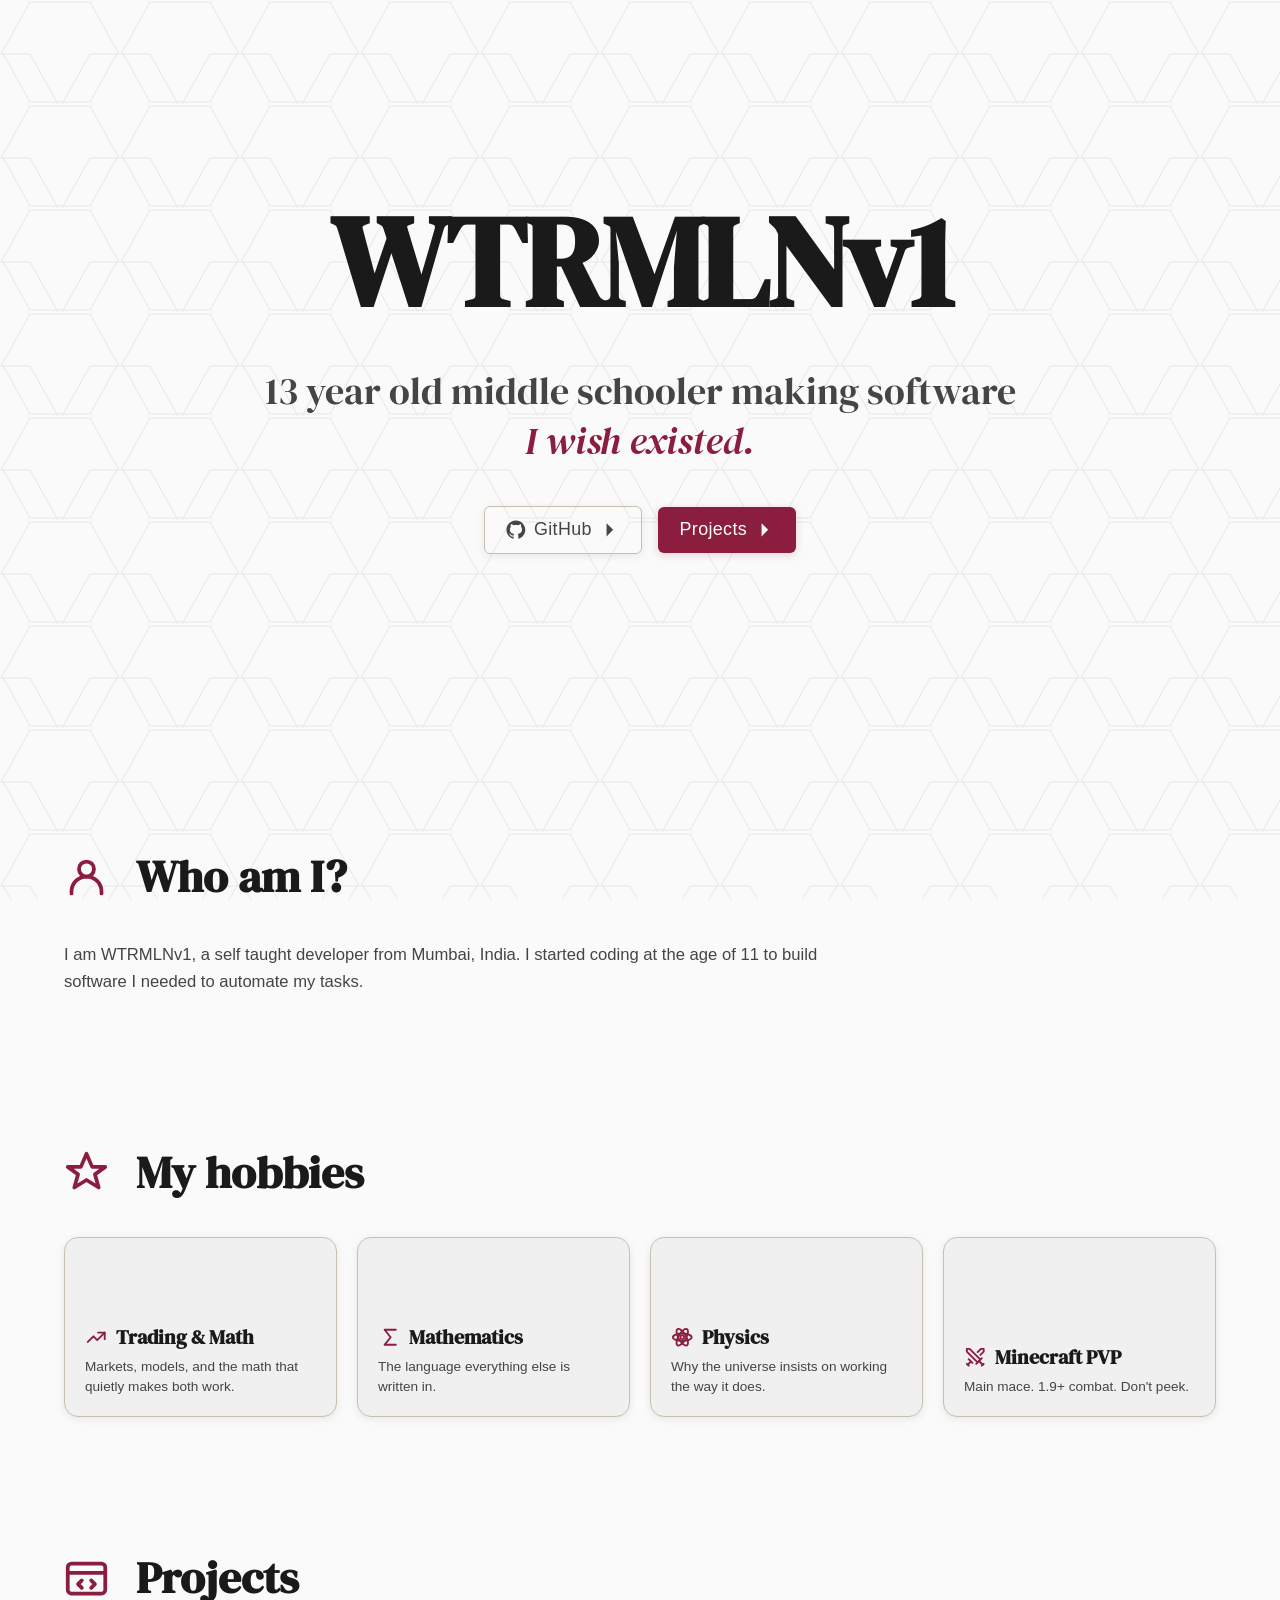
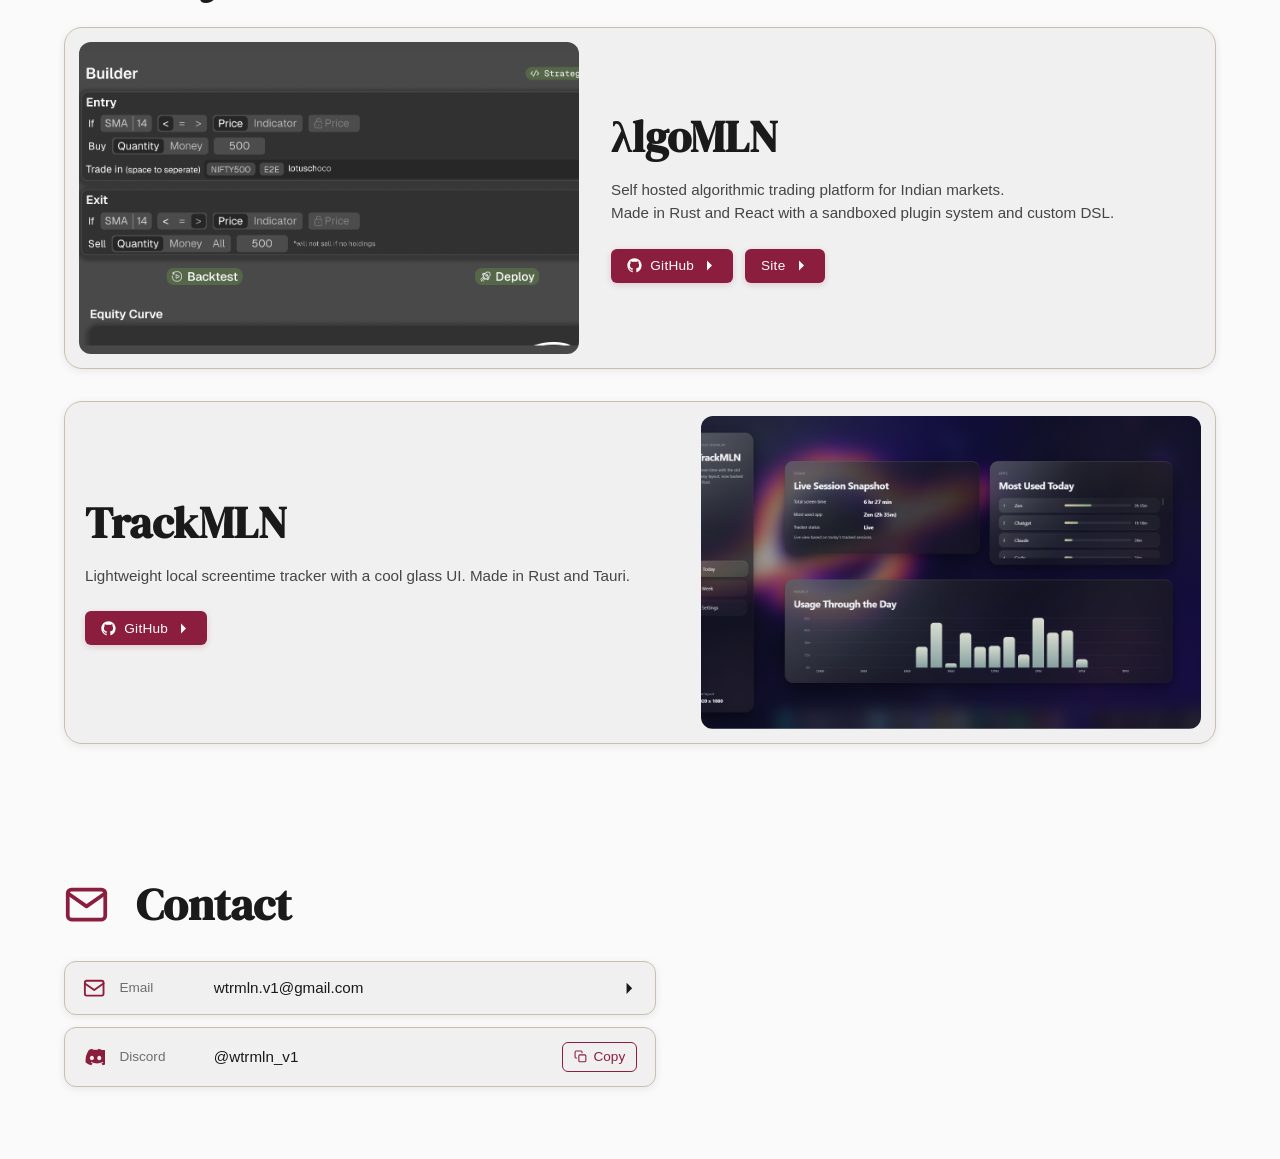
<file: index.html>
<!DOCTYPE html>
<html lang="en">
<head>
<meta charset="UTF-8" />
<meta name="viewport" content="width=device-width, initial-scale=1.0" />
<title>WTRMLNv1</title>
<meta name="description" content="WTRMLNv1 — self-taught developer from Mumbai building software I wish existed." />
<link rel="preconnect" href="https://fonts.googleapis.com" />
<link rel="preconnect" href="https://fonts.gstatic.com" crossorigin />
<link href="https://fonts.googleapis.com/css2?family=DM+Serif+Display:ital@0;1&display=swap" rel="stylesheet" />
<link rel="stylesheet" href="styles.css" />
</head>

<body>
    <div class="honeycomb-bg" aria-hidden="true"></div>

    <section class="hero">
        <div class="hero-title">WTRMLNv1</div>
        <div class="hero-description">
            13 year old middle schooler making software<br>
            <span class="hero-description-italic">I wish existed.</span>
        </div>
        <div class="cta">
            <a class="cta-button-secondary" href="https://github.com/WTRMLNv1" target="_blank" rel="noopener noreferrer">
                <svg class="cta-arrow" viewBox="0 0 24 24" fill="currentColor" aria-hidden="true"><path d="M12 .5C5.65.5.5 5.65.5 12c0 5.08 3.29 9.39 7.86 10.91.58.1.79-.25.79-.56v-2.16c-3.2.7-3.87-1.37-3.87-1.37-.52-1.33-1.28-1.68-1.28-1.68-1.05-.72.08-.71.08-.71 1.16.08 1.77 1.19 1.77 1.19 1.03 1.77 2.7 1.26 3.36.96.1-.75.4-1.26.74-1.55-2.55-.29-5.24-1.28-5.24-5.69 0-1.26.45-2.29 1.19-3.1-.12-.29-.52-1.46.11-3.04 0 0 .97-.31 3.19 1.18.92-.26 1.91-.39 2.9-.39.98 0 1.97.13 2.9.39 2.21-1.49 3.18-1.18 3.18-1.18.63 1.58.24 2.75.12 3.04.74.81 1.18 1.84 1.18 3.1 0 4.42-2.69 5.39-5.25 5.68.41.36.78 1.06.78 2.13v3.16c0 .31.21.67.79.56C20.21 21.39 23.5 17.08 23.5 12 23.5 5.65 18.35.5 12 .5z"/></svg>
                GitHub
                <svg class="cta-arrow" viewBox="0 0 24 24" fill="currentColor" aria-hidden="true"><path d="M8 4l8 8-8 8V4z"/></svg>
            </a>
            <a class="cta-button" href="#projects">
                Projects
                <svg class="cta-arrow" viewBox="0 0 24 24" fill="currentColor" aria-hidden="true"><path d="M8 4l8 8-8 8V4z"/></svg>
            </a>
        </div>
    </section>

    <section class="section">
        <h2 class="h1">
            <svg viewBox="0 0 24 24" fill="none" stroke="currentColor" stroke-width="2" stroke-linecap="round" stroke-linejoin="round" aria-hidden="true"><circle cx="12" cy="8" r="4"/><path d="M4 21v-1a8 8 0 0 1 16 0v1"/></svg>
            Who am I?
        </h2>
        <p class="para">
            I am WTRMLNv1, a self taught developer from Mumbai, India. I started coding at the age of 11 to build software I needed to automate my tasks.
        </p>
    </section>

    <section class="section">
        <h2 class="h1">
            <svg viewBox="0 0 24 24" fill="none" stroke="currentColor" stroke-width="2" stroke-linecap="round" stroke-linejoin="round" aria-hidden="true"><path d="M12 2l3 7h7l-5.5 4 2 7L12 16l-6.5 4 2-7L2 9h7z"/></svg>
            My hobbies
        </h2>
        <div class="hobbies">
            <div class="hobby-card" data-hobby="trading">
                <canvas class="hobby-canvas" aria-hidden="true"></canvas>
                <div class="hobby-text">
                    <div class="hobby-label">
                        <svg viewBox="0 0 24 24" fill="none" stroke="currentColor" stroke-width="2" stroke-linecap="round" stroke-linejoin="round" aria-hidden="true"><path d="M3 17l6-6 4 4 8-8"/><path d="M14 7h7v7"/></svg>
                        Trading &amp; Math
                    </div>
                    <div class="hobby-desc">Markets, models, and the math that quietly makes both work.</div>
                </div>
            </div>
            <div class="hobby-card" data-hobby="math">
                <div class="hobby-glyph-layer" aria-hidden="true"></div>
                <div class="hobby-text">
                    <div class="hobby-label">
                        <svg viewBox="0 0 24 24" fill="none" stroke="currentColor" stroke-width="2" stroke-linecap="round" stroke-linejoin="round" aria-hidden="true"><path d="M19 4H7l6.5 8L7 20h12"/></svg>
                        Mathematics
                    </div>
                    <div class="hobby-desc">The language everything else is written in.</div>
                </div>
            </div>
            <div class="hobby-card" data-hobby="physics">
                <div class="hobby-glyph-layer" aria-hidden="true"></div>
                <div class="hobby-text">
                    <div class="hobby-label">
                        <svg viewBox="0 0 24 24" fill="none" stroke="currentColor" stroke-width="2" stroke-linecap="round" stroke-linejoin="round" aria-hidden="true"><circle cx="12" cy="12" r="2"/><ellipse cx="12" cy="12" rx="10" ry="4"/><ellipse cx="12" cy="12" rx="10" ry="4" transform="rotate(60 12 12)"/><ellipse cx="12" cy="12" rx="10" ry="4" transform="rotate(120 12 12)"/></svg>
                        Physics
                    </div>
                    <div class="hobby-desc">Why the universe insists on working the way it does.</div>
                </div>
            </div>
            <div class="hobby-card" data-hobby="minecraft">
                <div class="hobby-pixel-layer" aria-hidden="true"></div>
                <div class="hobby-text">
                    <div class="hobby-label">
                        <svg viewBox="0 0 24 24" fill="none" stroke="currentColor" stroke-width="2" stroke-linecap="round" stroke-linejoin="round" aria-hidden="true"><polyline points="14.5 17.5 3 6 3 3 6 3 17.5 14.5"/><path d="M13 19l6-6"/><path d="M16 16l4 4"/><path d="M19 21l2-2"/><polyline points="14.5 6.5 18 3 21 3 21 6 17.5 9.5"/><path d="M5 14l4 4"/><path d="M7 17l-3 3"/><path d="M3 19l2 2"/></svg>
                        Minecraft PVP
                    </div>
                    <div class="hobby-desc">Main mace. 1.9+ combat. Don't peek.</div>
                </div>
            </div>
        </div>
    </section>

    <section class="section" id="projects">
        <h2 class="h1">
            <svg viewBox="0 0 24 24" fill="none" stroke="currentColor" stroke-width="2" stroke-linecap="round" stroke-linejoin="round" aria-hidden="true"><rect x="2" y="4" width="20" height="16" rx="2"/><path d="M2 9h20"/><path d="M9.5 13L7.5 15l2 2"/><path d="M14.5 13l2 2-2 2"/></svg>
            Projects
        </h2>
        <div class="projects">
            <div class="project-card-left">
                <img class="project-screenshot" src="builder.png" alt="AlgoMLN interface screenshot" />
                <div class="project-text">
                    <div class="project-title">λlgoMLN</div>
                    <div class="project-description">
                        Self hosted algorithmic trading platform for Indian markets.<br>Made in Rust and React with a sandboxed plugin system and custom DSL.
                    </div>
                    <div class="cta-small">
                        <a class="cta-button-small" href="https://github.com/MelogneStudio/AlgoMLN" target="_blank" rel="noopener noreferrer">
                            <svg class="cta-arrow" viewBox="0 0 24 24" fill="currentColor" aria-hidden="true"><path d="M12 .5C5.65.5.5 5.65.5 12c0 5.08 3.29 9.39 7.86 10.91.58.1.79-.25.79-.56v-2.16c-3.2.7-3.87-1.37-3.87-1.37-.52-1.33-1.28-1.68-1.28-1.68-1.05-.72.08-.71.08-.71 1.16.08 1.77 1.19 1.77 1.19 1.03 1.77 2.7 1.26 3.36.96.1-.75.4-1.26.74-1.55-2.55-.29-5.24-1.28-5.24-5.69 0-1.26.45-2.29 1.19-3.1-.12-.29-.52-1.46.11-3.04 0 0 .97-.31 3.19 1.18.92-.26 1.91-.39 2.9-.39.98 0 1.97.13 2.9.39 2.21-1.49 3.18-1.18 3.18-1.18.63 1.58.24 2.75.12 3.04.74.81 1.18 1.84 1.18 3.1 0 4.42-2.69 5.39-5.25 5.68.41.36.78 1.06.78 2.13v3.16c0 .31.21.67.79.56C20.21 21.39 23.5 17.08 23.5 12 23.5 5.65 18.35.5 12 .5z"/></svg>
                            GitHub
                            <svg class="cta-arrow" viewBox="0 0 24 24" fill="currentColor" aria-hidden="true"><path d="M8 4l8 8-8 8V4z"/></svg>
                        </a>
                        <a class="cta-button-small" href="https://algomln.vercel.app" target="_blank" rel="noopener noreferrer">
                            Site
                            <svg class="cta-arrow" viewBox="0 0 24 24" fill="currentColor" aria-hidden="true"><path d="M8 4l8 8-8 8V4z"/></svg>
                        </a>
                    </div>
                </div>
            </div>

            <div class="project-card-right">
                <div class="project-text">
                    <div class="project-title">TrackMLN</div>
                    <div class="project-description">
                        Lightweight local screentime tracker with a cool glass UI. Made in Rust and Tauri.
                    </div>
                    <div class="cta-small">
                        <a class="cta-button-small" href="https://github.com/MelogneStudio/TrackMLN" target="_blank" rel="noopener noreferrer">
                            <svg class="cta-arrow" viewBox="0 0 24 24" fill="currentColor" aria-hidden="true"><path d="M12 .5C5.65.5.5 5.65.5 12c0 5.08 3.29 9.39 7.86 10.91.58.1.79-.25.79-.56v-2.16c-3.2.7-3.87-1.37-3.87-1.37-.52-1.33-1.28-1.68-1.28-1.68-1.05-.72.08-.71.08-.71 1.16.08 1.77 1.19 1.77 1.19 1.03 1.77 2.7 1.26 3.36.96.1-.75.4-1.26.74-1.55-2.55-.29-5.24-1.28-5.24-5.69 0-1.26.45-2.29 1.19-3.1-.12-.29-.52-1.46.11-3.04 0 0 .97-.31 3.19 1.18.92-.26 1.91-.39 2.9-.39.98 0 1.97.13 2.9.39 2.21-1.49 3.18-1.18 3.18-1.18.63 1.58.24 2.75.12 3.04.74.81 1.18 1.84 1.18 3.1 0 4.42-2.69 5.39-5.25 5.68.41.36.78 1.06.78 2.13v3.16c0 .31.21.67.79.56C20.21 21.39 23.5 17.08 23.5 12 23.5 5.65 18.35.5 12 .5z"/></svg>
                            GitHub
                            <svg class="cta-arrow" viewBox="0 0 24 24" fill="currentColor" aria-hidden="true"><path d="M8 4l8 8-8 8V4z"/></svg>
                        </a>
                    </div>
                </div>
                <img class="project-screenshot" src="trackmln.png" alt="TrackMLN interface screenshot" />
            </div>
        </div>
    </section>

    <section class="section contact">
        <h2 class="h1">
            <svg viewBox="0 0 24 24" fill="none" stroke="currentColor" stroke-width="2" stroke-linecap="round" stroke-linejoin="round" aria-hidden="true"><path d="M4 4h16c1.1 0 2 .9 2 2v12c0 1.1-.9 2-2 2H4c-1.1 0-2-.9-2-2V6c0-1.1.9-2 2-2z"/><path d="M22 6l-10 7L2 6"/></svg>
            Contact
        </h2>
        <div class="contact-list">
            <a class="contact-item contact-link" href="mailto:wtrmln.v1@gmail.com">
                <svg class="contact-icon" viewBox="0 0 24 24" fill="none" stroke="currentColor" stroke-width="2" stroke-linecap="round" stroke-linejoin="round" aria-hidden="true"><rect x="2" y="4" width="20" height="16" rx="2"/><path d="M2 7l10 7 10-7"/></svg>
                <span class="contact-label">Email</span>
                <span class="contact-value">wtrmln.v1@gmail.com</span>
                <svg class="cta-arrow" viewBox="0 0 24 24" fill="currentColor" aria-hidden="true"><path d="M8 4l8 8-8 8V4z"/></svg>
            </a>
            <div class="contact-item" data-copy="wtrmln_v1">
                <svg class="contact-icon" viewBox="0 0 24 24" fill="currentColor" aria-hidden="true"><path d="M20.32 4.37A19.79 19.79 0 0 0 16.56 3c-.18.32-.39.75-.53 1.1a18.27 18.27 0 0 0-5.48 0c-.14-.35-.36-.78-.54-1.1A19.7 19.7 0 0 0 6.27 4.4C3.27 8.91 2.46 13.32 2.84 17.66a19.94 19.94 0 0 0 6.06 3.06c.49-.67.92-1.39 1.29-2.14-.71-.27-1.39-.6-2.04-.99.17-.13.34-.26.5-.4a14.18 14.18 0 0 0 12.7 0c.16.14.33.27.5.4-.65.39-1.33.72-2.04.99.37.75.8 1.47 1.29 2.14a19.93 19.93 0 0 0 6.06-3.06c.45-5.06-.86-9.43-3.84-13.29zM9.55 15.31c-1.2 0-2.19-1.1-2.19-2.46 0-1.36.97-2.47 2.19-2.47 1.22 0 2.2 1.11 2.19 2.47 0 1.36-.97 2.46-2.19 2.46zm7.9 0c-1.2 0-2.19-1.1-2.19-2.46 0-1.36.97-2.47 2.19-2.47 1.22 0 2.2 1.11 2.19 2.47 0 1.36-.97 2.46-2.19 2.46z"/></svg>
                <span class="contact-label">Discord</span>
                <span class="contact-value">@wtrmln_v1</span>
                <button type="button" class="copy-btn" aria-label="Copy Discord username">
                    <svg viewBox="0 0 24 24" fill="none" stroke="currentColor" stroke-width="2" stroke-linecap="round" stroke-linejoin="round" aria-hidden="true"><rect x="9" y="9" width="13" height="13" rx="2"/><path d="M5 15H4a2 2 0 0 1-2-2V4a2 2 0 0 1 2-2h9a2 2 0 0 1 2 2v1"/></svg>
                    Copy
                </button>
            </div>
        </div>
    </section>

    <script src="script.js"></script>
</body>
</html>
</file>
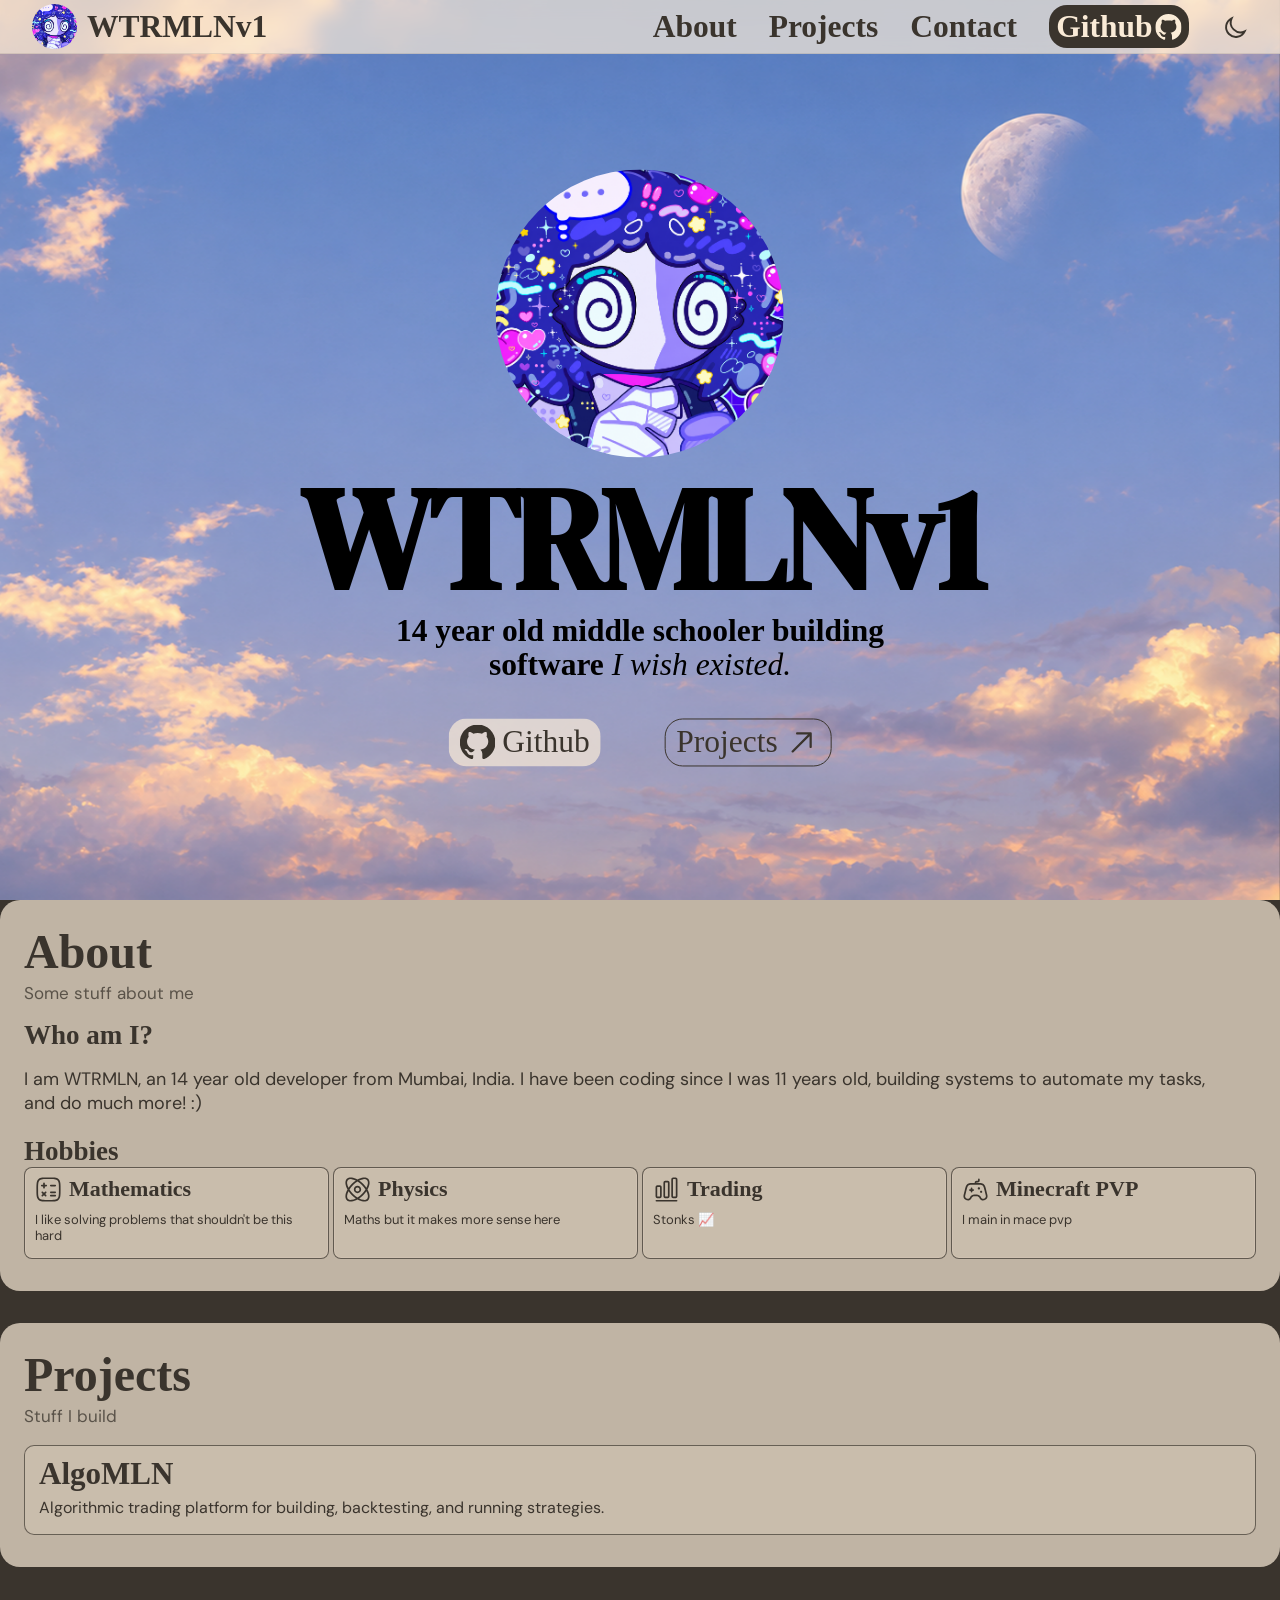
<file: new-site/index.html>
<!doctype html>
<html lang="en">
<head>
  <meta charset="utf-8">
  <meta name="viewport" content="width=device-width, initial-scale=1">
  <title>WTRMLNv1 — Portfolio</title>

  <link rel="preconnect" href="https://fonts.googleapis.com">
  <link rel="preconnect" href="https://fonts.gstatic.com" crossorigin>
  <link href="https://fonts.googleapis.com/css2?family=DM+Sans:ital,opsz,wght@0,9..18,100..900;1,9..18,100..900&family=DM+Serif+Display&family=DM+Serif&display=swap" rel="stylesheet">
  <link rel="stylesheet" href="style.css">
</head>

<body>
  <header class="nav" id="nav">
    <a class="nav-brand" href="#top" aria-label="WTRMLNv1 home">
      <img src="assets/wtrmln-logo.png" alt="">
      <span>WTRMLNv1</span>
    </a>

    <nav class="nav-links" aria-label="Primary navigation">
      <a class="nav-link" href="#about">About</a>
      <a class="nav-link" href="#projects">Projects</a>
      <a class="nav-link" href="#contact">Contact</a>
      <a class="github-nav" href="https://github.com/WTRMLNv1" target="_blank" rel="noopener noreferrer">
        Github
        <span class="icon" style="--icon: url('assets/github-light.svg')" aria-hidden="true"></span>
      </a>
      <button class="theme-toggle" id="themeToggle" type="button" aria-label="Toggle dark mode">
        <svg viewBox="0 0 24 24" aria-hidden="true">
          <path d="M20.2 15.4A8.7 8.7 0 0 1 8.6 3.8 8.7 8.7 0 1 0 20.2 15.4Z"/>
        </svg>
      </button>
    </nav>
  </header>

  <main id="top">
    <section class="hero" aria-label="Introduction">
      <div class="hero-content" id="heroContent">
        <img class="hero-logo" src="assets/wtrmln-logo.png" alt="WTRMLNv1 logo">

        <h1 class="hero-title">WTRMLNv1</h1>

        <p class="hero-subtitle">
          14 year old middle schooler building<br>
          software <em>I wish existed.</em>
        </p>

        <div class="hero-buttons">
          <a class="button heavy" href="https://github.com/WTRMLNv1" target="_blank" rel="noopener noreferrer">
            <span class="icon" style="--icon: url('assets/github-light.svg')" aria-hidden="true"></span>
            Github
          </a>

          <a class="button light" href="#projects">
            Projects
            <span class="icon" style="--icon: url('assets/arrow-up-right-light.svg')" aria-hidden="true"></span>
          </a>
        </div>
      </div>
    </section>

    <div class="content">
      <section class="frame" id="about">
        <h2>About</h2>
        <p class="eyebrow">Some stuff about me</p>

        <h3>Who am I?</h3>
        <p class="about-copy">
          I am WTRMLN, an 14 year old developer from Mumbai, India. I have been coding since I was 11 years old,
          building systems to automate my tasks, and do much more! :)
        </p>

        <h3>Hobbies</h3>
        <div class="hobby-grid">
          <article class="hobby-card">
            <div class="hobby-title">
              <span class="icon" style="--icon: url('assets/calculator-minimalistic-light.svg')" aria-hidden="true"></span>
              Mathematics
            </div>
            <p>I like solving problems that shouldn't be this hard</p>
          </article>

          <article class="hobby-card">
            <div class="hobby-title">
              <span class="icon" style="--icon: url('assets/atom-light.svg')" aria-hidden="true"></span>
              Physics
            </div>
            <p>Maths but it makes more sense here</p>
          </article>

          <article class="hobby-card">
            <div class="hobby-title">
              <span class="icon" style="--icon: url('assets/bar-chart-light.svg')" aria-hidden="true"></span>
              Trading
            </div>
            <p>Stonks 📈</p>
          </article>

          <article class="hobby-card">
            <div class="hobby-title">
              <span class="icon" style="--icon: url('assets/game-controller-light.svg')" aria-hidden="true"></span>
              Minecraft PVP
            </div>
            <p>I main in mace pvp</p>
          </article>
        </div>
      </section>

      <section class="frame" id="projects">
        <h2>Projects</h2>
        <p class="eyebrow">Stuff I build</p>

        <article class="project-card">
          <div class="project-info">
            <h3>AlgoMLN</h3>
            <p>Algorithmic trading platform for building, backtesting, and running strategies.</p>
          </div>
          <div></div>
        </article>
      </section>

      <!-- The supplied design only includes the beginning of Projects.
           No additional portfolio sections are invented here. -->
      <div id="contact" aria-hidden="true"></div>
    </div>
  </main>

  <script src="script.js"></script>
</body>
</html>
</file>
<file: styles.css>
/* =========================
   DESIGN TOKENS
   ========================= */

:root {
    /* Accent: dark garnet / berry red — premium, nods to the watermelon handle
       without going literally watermelon-green-and-pink */
    --accent: #8b1e3f;
    --accent-dark: #6b1530;
    --accent-soft: #8b1e3f33;
    --accent-text: #fffef5;

    /* Surfaces */
    --bg: #fafafa;
    --bg-soft: #f0f0f0;
    --ink: #1a1a1a;
    --ink-soft: #454545;
    --ink-muted: #6e6e6e;
    --border: #c9bfae;
    --glass: rgba(250, 250, 250, 0.6);
    --shadow: 0 2px 8px rgba(0, 0, 0, 0.08);
    --shadow-hover: 0 8px 22px rgba(0, 0, 0, 0.14);
}


/* =========================
   RESET
   ========================= */

html,
body {
    margin: 0;
    min-height: 100%;
    background: var(--bg);
    color: var(--ink);
    display: flex;
    flex-direction: column;
    gap: 8vh;
    scrollbar-width: none;
    font-family: -apple-system, BlinkMacSystemFont, 'Segoe UI', Roboto, Helvetica, Arial, sans-serif;
    font-weight: 400;
    font-size: 16px;
    -webkit-font-smoothing: antialiased;
    -moz-osx-font-smoothing: grayscale;
    ::selection {
        background: var(--accent);
        color: var(--accent-text);
    }
}

html::-webkit-scrollbar {
    display: none;
}

* {
    box-sizing: border-box;
}

a {
    color: inherit;
    text-decoration: none;
}

button {
    font-family: inherit;
}


/* =========================
   TYPOGRAPHY UTILITIES
   ========================= */

.h1 {
    font-family: 'DM Serif Display', serif;
    font-weight: 600;
    font-size: clamp(2.2rem, 5vh, 4.5rem);
    color: var(--ink);
    padding:0%;
    margin:0%;
    padding-left: 5vw;
    margin-top: 5vw;
    display: flex;
    align-items: center;
    gap: 0.6em;
    line-height: 1.1;
}

.h1 svg {
    width: 1em;
    height: 1em;
    color: var(--accent);
    flex-shrink: 0;
}

.para {
    font-family: -apple-system, BlinkMacSystemFont, 'Segoe UI', Roboto, Helvetica, Arial, sans-serif;
    font-weight: 400;
    font-size: clamp(1rem, 1.3vw, 1.25rem);
    color: var(--ink-soft);
    line-height: 1.6;
    padding-left: 5vw;
    padding-right: 5vw;
    max-width: 900px;
}


/* =========================
   HONEYCOMB BACKGROUND
   ========================= */

.honeycomb-bg {
    position: fixed;
    inset: 0;
    z-index: 0;
    pointer-events: none;

    background-image: url("data:image/svg+xml,%3Csvg xmlns='http://www.w3.org/2000/svg' width='120' height='104' viewBox='0 0 120 104'%3E%3Cg fill='none' stroke='%23000000' stroke-width='1' opacity='0.08'%3E%3Cpath d='M30 2h60l28 50-28 50H30L2 52z'/%3E%3Cpath d='M-30 54h60l28 50-28 50h-60l-28-50z'/%3E%3Cpath d='M90 54h60l28 50-28 50H90l-28-50z'/%3E%3C/g%3E%3C/svg%3E");

    background-repeat: repeat;
    background-size: 120px 104px;

    animation: honeycomb-drift 2s linear infinite;
}

@keyframes honeycomb-drift {
    from {
        background-position: 0 0;
    }

    to {
        background-position: 120px 104px;
    }
}


/* =========================
   HERO
   ========================= */

.hero {
    position: relative;
    z-index: 1;
    display: flex;
    flex-direction: column;
    align-items: center;
    padding-top: 22vh;
    padding-bottom: 18vh;
    gap: 2.5rem;
    text-align: center;
    padding-left: 5vw;
    padding-right: 5vw;
}

.hero-title {
    color: var(--ink);
    font-family: 'DM Serif Display', serif;
    font-weight: 600;
    font-size: clamp(3.5rem, 10vw, 9rem);
    line-height: 1;
    letter-spacing: -0.02em;
}

.hero-description {
    color: var(--ink-soft);
    font-family: 'DM Serif Display', serif;
    font-weight: 400;
    font-size: clamp(1.3rem, 3vw, 2.4rem);
    line-height: 1.3;
    max-width: 900px;
}

.hero-description-italic {
    color: var(--accent);
    font-style: italic;
}


/* =========================
   MAIN CTA
   ========================= */

.cta {
    display: flex;
    flex-direction: row;
    align-items: center;
    gap: 1rem;
    flex-wrap: wrap;
    justify-content: center;
}

.cta-button,
.cta-button-secondary,
.cta-button-small {
    display: inline-flex;
    flex-direction: row;
    align-items: center;
    gap: 0.5rem;
    border: none;
    border-radius: 6px;
    padding: 0.7em 1.2em;
    cursor: pointer;
    font-family: -apple-system, BlinkMacSystemFont, 'Segoe UI', Roboto, Helvetica, Arial, sans-serif;
    font-weight: 500;
    letter-spacing: 0.02em;
    text-decoration: none;
    transition:
        background-color 0.2s ease,
        color 0.2s ease,
        transform 0.2s ease,
        box-shadow 0.2s ease,
        gap 0.2s ease;
}

.cta-button {
    background-color: var(--accent);
    color: var(--accent-text);
    font-size: clamp(1rem, 1.4vw, 1.15rem);
    box-shadow: 0 2px 8px rgba(139, 30, 63, 0.18);
}

.cta-button:hover {
    background-color: var(--accent-dark);
    gap: 0.7rem;
    transform: translateY(-2px);
    box-shadow: 0 8px 18px rgba(139, 30, 63, 0.28);
}

.cta-button:active {
    transform: translateY(0);
    box-shadow: 0 2px 4px rgba(139, 30, 63, 0.2);
}

.cta-button:visited {
    color: var(--accent-text);
}

.cta-button-secondary {
    background-color: transparent;
    color: var(--ink-soft);
    border: 1px solid var(--border);
    font-size: clamp(1rem, 1.4vw, 1.15rem);
    box-shadow: var(--shadow);
}

.cta-button-secondary:hover {
    background-color: #fffef5;
    color: var(--ink);
    gap: 0.7rem;
    transform: translateY(-2px);
    box-shadow: var(--shadow-hover);
}

.cta-button-secondary:visited {
    color: var(--ink-soft);
}

.cta-arrow {
    width: 1.1em;
    height: 1.1em;
    flex-shrink: 0;
}


/* =========================
   SECTIONS
   ========================= */

.section {
    position: relative;
    z-index: 1;
    display: flex;
    flex-direction: column;
    gap: 1.5rem;
}

.section-text {
    display: flex;
    flex-direction: column;
    gap: 1rem;
}


/* =========================
   HOBBIES
   ========================= */

.hobbies {
    display: grid;
    grid-template-columns: repeat(4, 1fr);
    gap: 1.25rem;
    padding-left: 5vw;
    padding-right: 5vw;
    margin-top: 1rem;
}

.hobby-card {
    position: relative;
    overflow: hidden;
    border-radius: 14px;
    border: 1px solid var(--border);
    background-color: var(--bg-soft);
    padding: 1.4rem 1.25rem 1.25rem;
    min-height: 180px;
    display: flex;
    flex-direction: column;
    justify-content: flex-end;
    box-shadow: var(--shadow);
    transition:
        transform 0.25s ease,
        box-shadow 0.25s ease,
        border-color 0.25s ease;
    cursor: default;
}

.hobby-card:hover {
    transform: translateY(-3px);
    box-shadow: var(--shadow-hover);
    border-color: var(--accent);
}

.hobby-card canvas,
.hobby-card .hobby-glyph-layer {
    position: absolute;
    inset: 0;
    z-index: 0;
    pointer-events: none;
    width: 100%;
    height: 100%;
}

/* Effect layers fade out together when the cursor leaves, instead of the
   contents being cut off mid-animation. JS adds .fx-out on mouseleave and
   clears the layer once the transition has finished. */
.hobby-card canvas,
.hobby-card .hobby-glyph-layer,
.hobby-card .hobby-pixel-layer {
    opacity: 1;
    transition: opacity 0.5s ease;
}

.hobby-card canvas.fx-out,
.hobby-card .hobby-glyph-layer.fx-out,
.hobby-card .hobby-pixel-layer.fx-out {
    opacity: 0;
}

.hobby-card .hobby-glyph-layer {
    overflow: hidden;
}

.hobby-card .hobby-glyph {
    position: absolute;
    color: var(--accent);
    opacity: 0;
    font-family: 'DM Serif Display', serif;
    font-weight: 400;
    line-height: 1;
    user-select: none;
    animation: hobby-glyph-float linear forwards;
    will-change: transform, opacity;
}

@keyframes hobby-glyph-float {
    0% {
        opacity: 0;
        transform: translate(0, 0) rotate(0deg) scale(0.85);
    }

    15% {
        opacity: 0.55;
    }

    85% {
        opacity: 0.45;
    }

    100% {
        opacity: 0;
        transform: translate(var(--drift-x, 0), var(--drift-y, -60px)) rotate(var(--rot, 25deg)) scale(1.05);
    }
}

.hobby-text {
    position: relative;
    z-index: 1;
    display: flex;
    flex-direction: column;
    gap: 0.35rem;
}

.hobby-label {
    font-family: 'DM Serif Display', serif;
    font-weight: 600;
    color: var(--ink);
    font-size: clamp(1.1rem, 1.6vw, 1.4rem);
    display: flex;
    align-items: center;
    gap: 0.5rem;
}

.hobby-label svg {
    width: 1.1em;
    height: 1.1em;
    color: var(--accent);
}

.hobby-desc {
    font-family: -apple-system, BlinkMacSystemFont, 'Segoe UI', Roboto, Helvetica, Arial, sans-serif;
    font-weight: 400;
    color: var(--ink-soft);
    font-size: clamp(0.85rem, 0.95vw, 0.95rem);
    line-height: 1.45;
}

/* Minecraft pixel grid */
.hobby-card .hobby-pixel-layer {
    position: absolute;
    inset: 0;
    z-index: 0;
    pointer-events: none;
    overflow: hidden;
}

.hobby-pixel {
    position: absolute;
    width: 16px;
    height: 16px;
    box-shadow: inset 0 0 0 1px rgba(0, 0, 0, 0.15);
    opacity: 0;
    /* Chunky stepped pop in, then a smooth fade so blocks dissolve near the
       end of their 2.4s life instead of blinking out when JS removes them. */
    animation:
        pixel-pop 0.4s steps(2) forwards,
        pixel-fade 0.7s ease 1.7s forwards;
}

@keyframes pixel-pop {
    0% {
        opacity: 0;
        transform: scale(0) translateY(8px);
    }

    60% {
        opacity: 1;
        transform: scale(1.15) translateY(0);
    }

    100% {
        opacity: 1;
        transform: scale(1) translateY(0);
    }
}

@keyframes pixel-fade {
    to {
        opacity: 0;
        transform: scale(0.9) translateY(4px);
    }
}


/* =========================
   PROJECTS
   ========================= */

.projects {
    display: flex;
    flex-direction: column;
    padding-left: 5vw;
    padding-right: 5vw;
    gap: 2rem;
}

.project-card-left,
.project-card-right {
    display: flex;
    flex-direction: row;
    background-color: var(--bg-soft);
    border-radius: 18px;
    border: 1px solid var(--border);
    padding: 14px;
    gap: 2rem;
    box-shadow: var(--shadow);
    transition: transform 0.25s ease, box-shadow 0.25s ease;
}

.project-card-left:hover,
.project-card-right:hover {
    transform: translateY(-3px);
    box-shadow: var(--shadow-hover);
}

.project-card-right {
    padding-left: 20px;
}

.project-screenshot {
    width: 40vw;
    max-width: 500px;
    aspect-ratio: 16 / 10;
    object-fit: cover;
    border-radius: 12px;
    flex-shrink: 0;
    background: #00000010;
}

.project-text {
    display: flex;
    flex-direction: column;
    justify-content: center;
    gap: 1rem;
    flex: 1;
    min-width: 0;
}

.project-title {
    color: var(--ink);
    font-family: 'DM Serif Display', serif;
    font-weight: 600;
    font-size: clamp(1.8rem, 3.4vw, 2.8rem);
    line-height: 1.1;
}

.project-description {
    color: var(--ink-soft);
    font-family: -apple-system, BlinkMacSystemFont, 'Segoe UI', Roboto, Helvetica, Arial, sans-serif;
    font-weight: 400;
    font-size: clamp(0.95rem, 1.15vw, 1.1rem);
    line-height: 1.55;
}

.project-tech {
    display: flex;
    flex-wrap: wrap;
    gap: 0.4rem;
    margin-top: 0.25rem;
}

.project-tech-tag {
    display: inline-flex;
    align-items: center;
    gap: 0.3rem;
    font-family: -apple-system, BlinkMacSystemFont, 'Segoe UI', Roboto, Helvetica, Arial, sans-serif;
    font-weight: 500;
    font-size: 0.78rem;
    color: var(--accent);
    background: var(--accent-soft);
    border: 1px solid color-mix(in srgb, var(--accent) 25%, transparent);
    padding: 0.25rem 0.6rem;
    border-radius: 999px;
    line-height: 1;
}

.project-tech-tag svg {
    width: 0.85em;
    height: 0.85em;
}

.cta-small {
    display: flex;
    flex-direction: row;
    align-items: center;
    gap: 0.7rem;
    flex-wrap: wrap;
    margin-top: 0.5rem;
}

.cta-button-small {
    background-color: var(--accent);
    color: var(--accent-text);
    font-size: clamp(0.85rem, 1vw, 0.95rem);
    box-shadow: 0 2px 6px rgba(139, 30, 63, 0.18);
}

.cta-button-small:visited {
    color: var(--accent-text);
}

.cta-button-small:hover {
    background-color: var(--accent-dark);
    gap: 0.7rem;
    transform: translateY(-2px);
    box-shadow: 0 6px 14px rgba(139, 30, 63, 0.28);
}

.cta-button-small:active {
    transform: translateY(0);
    box-shadow: 0 2px 4px rgba(139, 30, 63, 0.2);
}


/* =========================
   CONTACT
   ========================= */

.contact {
    padding-bottom: 8vh;
}

.contact-list {
    display: flex;
    flex-direction: column;
    gap: 0.75rem;
    padding-left: 5vw;
    padding-right: 5vw;
    margin-top: 0.5rem;
    max-width: 720px;
}

.contact-item {
    display: flex;
    align-items: center;
    gap: 0.9rem;
    background: var(--bg-soft);
    border: 1px solid var(--border);
    border-radius: 12px;
    padding: 0.9rem 1.1rem;
    font-family: -apple-system, BlinkMacSystemFont, 'Segoe UI', Roboto, Helvetica, Arial, sans-serif;
    font-size: clamp(0.95rem, 1.1vw, 1.05rem);
    color: var(--ink);
    box-shadow: var(--shadow);
    transition: transform 0.2s ease, box-shadow 0.2s ease, border-color 0.2s ease;
}

.contact-item:hover {
    transform: translateY(-2px);
    box-shadow: var(--shadow-hover);
    border-color: var(--accent);
}

.contact-icon {
    width: 1.4rem;
    height: 1.4rem;
    color: var(--accent);
    flex-shrink: 0;
}

.contact-label {
    color: var(--ink-muted);
    font-size: 0.85rem;
    text-transform: none;
    letter-spacing: normal;
    font-weight: 500;
    min-width: 80px;
}

.contact-value {
    font-weight: 500;
    color: var(--ink);
    flex: 1;
    font-family: -apple-system, BlinkMacSystemFont, 'Segoe UI', Roboto, Helvetica, Arial, sans-serif;
}

.copy-btn {
    display: inline-flex;
    align-items: center;
    gap: 0.4rem;
    background: transparent;
    color: var(--accent);
    border: 1px solid var(--accent);
    border-radius: 6px;
    padding: 0.4rem 0.7rem;
    font-size: 0.85rem;
    font-weight: 500;
    cursor: pointer;
    transition: background 0.2s ease, color 0.2s ease, transform 0.2s ease;
}

.copy-btn:hover {
    background: var(--accent);
    color: var(--accent-text);
    transform: translateY(-1px);
}

.copy-btn svg {
    width: 0.95em;
    height: 0.95em;
}

.copy-btn.copied {
    background: var(--accent);
    color: var(--accent-text);
}

a.contact-link {
    color: var(--ink);
}

a.contact-link:hover {
    color: var(--accent);
}


/* =========================
   RESPONSIVE
   ========================= */

@media (max-width: 1100px) {
    .hobbies {
        grid-template-columns: repeat(2, 1fr);
    }
}

@media (max-width: 700px) {
    .hobbies {
        grid-template-columns: 1fr;
    }

    .project-card-left,
    .project-card-right {
        flex-direction: column;
        gap: 1rem;
        padding: 12px;
    }

    .project-card-right {
        flex-direction: column-reverse;
    }

    .project-screenshot {
        width: 100%;
        max-width: 100%;
    }

    .h1,
    .para {
        padding-left: 6vw;
        padding-right: 6vw;
    }

    .projects,
    .hobbies,
    .contact-list {
        padding-left: 6vw;
        padding-right: 6vw;
    }

    .contact-item {
        flex-wrap: wrap;
    }

    .contact-label {
        min-width: auto;
    }
}


/* =========================
   REDUCED MOTION
   ========================= */

@media (prefers-reduced-motion: reduce) {
    .honeycomb-bg {
        animation: none;
    }

    .hobby-glyph,
    .hobby-pixel {
        animation: none;
        opacity: 0.35;
    }

    .cta-button,
    .cta-button-secondary,
    .cta-button-small,
    .project-card-left,
    .project-card-right,
    .contact-item,
    .copy-btn {
        transition: none;
    }

    .cta-button:hover,
    .cta-button-secondary:hover,
    .cta-button-small:hover,
    .project-card-left:hover,
    .project-card-right:hover,
    .contact-item:hover,
    .copy-btn:hover {
        transform: none;
    }
}
</file>
<file: new-site/style.css>
:root {
  --light-bg: rgba(250, 235, 215, 0.70);
  --dark-bg: rgba(58, 52, 45, 0.70);

  --text-dark: #3A342D;
  --text-light: #FAEBD7;

  --light-secondary: rgba(250, 235, 215, 0.70);
  --dark-secondary: rgba(58, 52, 45, 0.70);

  --radius-frame: 20px;
  --radius-button: 2vh;

  --space-2: 2px;
  --space-4: 4px;
  --space-16: 16px;
  --space-32: 32px;
  --space-64: 64px;

  --pad-x: 0.8vw;
  --pad-press: 0.5vw;

  --ease-out: cubic-bezier(.22, 1, .36, 1);
}

* {
  box-sizing: border-box;
}

html {
  scroll-behavior: smooth;
  background: var(--text-dark);
}

body {
  margin: 0;
  color: var(--text-dark);
  font-family: "DM Sans", sans-serif;
  overflow-x: hidden;
  background: transparent;
}

body::before {
  content: "";
  position: fixed;
  inset: 0;
  z-index: -10;
  background: url("assets/bg-day.png") center center / cover no-repeat;
  pointer-events: none;
}

a {
  color: inherit;
  text-decoration: none;
}

button,
a {
  -webkit-tap-highlight-color: transparent;
}

/* ---------- ICONS (tinted via currentColor) ---------- */

.icon {
  --size: 24px;
  display: inline-block;
  flex: 0 0 var(--size);
  width: var(--size);
  height: var(--size);
  background-color: currentColor;
  -webkit-mask-image: var(--icon);
  mask-image: var(--icon);
  -webkit-mask-repeat: no-repeat;
  mask-repeat: no-repeat;
  -webkit-mask-position: center;
  mask-position: center;
  -webkit-mask-size: contain;
  mask-size: contain;
}

/* ---------- NAV ---------- */

.nav {
    position: fixed;
    top: 0;
    left: 50%;
    width: 100%;
    transform: translateX(-50%);
    z-index: 100;

    height: 6vh;
    padding: 0 32px;

    display: flex;
    align-items: center;
    justify-content: space-between;

    gap: 0;
    background: var(--light-secondary);
    backdrop-filter: blur(8px);
    -webkit-backdrop-filter: blur(8px);
    border-bottom: 1px solid rgba(58, 52, 45, 0.10);

    transition:
        width 520ms var(--ease-out),
        top 520ms var(--ease-out),
        padding 520ms var(--ease-out),
        border-radius 520ms var(--ease-out),
        border-color 520ms var(--ease-out),
        box-shadow 520ms var(--ease-out);
}

.nav.scrolled {
    top: 8px;
    width: 90vw;
    padding: 0 12px;
    gap: 0;

    border: 1px solid rgba(58, 52, 45, 0.65);
    border-radius: 2vh;

    box-shadow:
        0 10px 28px rgba(58, 52, 45, 0.30),
        0 2px 6px rgba(58, 52, 45, 0.18);
}


.nav-brand {
  display: flex;
  align-items: center;
  gap: 10px;
  min-width: 0;
  font-family: "DM Serif", serif;
  font-weight: 700;
  font-size: 3.5vh;
  white-space: nowrap;
}

.nav-brand img {
  width: 5vh;
  height: 5vh;
  border-radius: 50%;
  object-fit: cover;
}

.nav-links {
  display: flex;
  align-items: center;
  gap: 32px;
  font-family: "DM Serif", serif;
  font-size: 3.5vh;
  font-weight: 700;
}

.nav-link {
  position: relative;
  padding: 0px 0;
}

.nav-link::after {
  content: "";
  position: absolute;
  left: 0;
  bottom: 0;
  width: 100%;
  height: 1px;
  background: currentColor;
  transform: scaleX(0);
  transform-origin: right;
  transition: transform 180ms ease;
}

.nav-link:hover::after {
  transform: scaleX(1);
  transform-origin: left;
}

.github-nav {
  display: inline-flex;
  align-items: center;
  gap: 0.25vh;
  padding: 0.4vh 0.8vh;
  border-radius: 2vh;
  background: var(--text-dark);
  color: var(--text-light);
  transition: background 150ms ease, color 150ms ease;
}

.github-nav .icon {
  --size: 3vh;
}

.theme-toggle {
  appearance: none;
  border: 0;
  padding: 0.1vw;
  width: 3vh;
  height: 3vh;
  display: grid;
  place-items: center;
  background: transparent;
  color: var(--text-dark);
  cursor: pointer;
  border-radius: 50%;
  transition: background 150ms ease, transform 150ms ease;
}

.theme-toggle:hover {
  background: rgba(58, 52, 45, 0.10);
}

.theme-toggle:active {
  transform: scale(.94);
}

.theme-toggle svg {
  width: 3vh;
  height: 3vh;
  fill: none;
  stroke: currentColor;
  stroke-width: 1.7;
}

/* ---------- HERO ---------- */

.hero {
  position: relative;
  height: 100vh;
  min-height: 700px;
}

.hero-content {
  position: fixed;
  z-index: 5;
  left: 50%;
  top: 50%;
  transform: translate(-50%, -47%);
  text-align: center;
  pointer-events: none;
  transition: opacity 120ms linear;
}

.hero-logo {
  width: 32vh;
  height: 32vh;
  border-radius: 50%;
  object-fit: cover;
  display: block;
  margin: 0 auto 2vh;
}

.hero-title {
  margin: 0;
  font-family: "DM Serif Display", serif;
  font-size: 16vh;
  line-height: .9;
  letter-spacing: -0.035em;
  color: #000;
}

.hero-subtitle {
  margin: 1vh auto 4vh;
  font-family: "DM Serif", serif;
  font-size: 3.5vh;
  font-weight: 700;
  line-height: 1.08;
  color: #000;
}

.hero-subtitle em {
  font-style: italic;
  font-weight: 400;
}

.hero-buttons {
  display: flex;
  justify-content: center;
  align-items: center;
  gap: 64px;
  pointer-events: auto;
}

/* ---------- BUTTONS ---------- */

.button {
  --button-bg: transparent;
  --button-fg: var(--text-dark);
  --button-offset: 8px;
  position: relative;
  isolation: isolate;
  display: inline-flex;
  align-items: center;
  justify-content: center;
  gap: 0.5vw;
  margin: 0;
  padding: 0.4vw var(--pad-x);
  /* min-height: 58px; */
  border-radius: var(--radius-button);
  font-family: "DM Serif", serif;
  font-size: 3.5vh;
  line-height: 1;
  color: var(--button-fg);
  background: var(--button-bg);
  border: 1px solid transparent;
  cursor: pointer;

  transition:
    padding 100ms ease,
    margin 100ms ease,
    background 150ms ease;
}

.button .icon {
  --size: 4vh;
}

/* Heavy: filled, no visible border. Outline draws in on hover. */
.button.heavy {
  --button-bg: var(--light-bg);
  --button-fg: var(--text-dark);
  border-color: transparent;
}

.button.heavy::before {
  content: "";
  position: absolute;
  z-index: -1;
  inset: 0;
  border: 1px solid var(--button-fg);
  border-radius: inherit;
  opacity: 0;
  transform: translate(var(--button-offset), var(--button-offset));
  transition:
    transform 180ms var(--ease-out),
    opacity 120ms linear;
  pointer-events: none;
}

.button.heavy:hover::before {
  opacity: 1;
  transform: translate(0, 0);
}

/* Light: no fill, 1px outline. 10% fill on hover. */
.button.light {
  --button-bg: transparent;
  --button-fg: var(--text-dark);
  border-color: var(--button-fg);
}

.button.light:hover {
  background: rgba(58, 52, 45, 0.10);
}

/* Press: shrink horizontal padding to 12px, and offset with margin
   so the footprint (layout) does not change. */
.button:active {
  padding-left: var(--pad-press);
  padding-right: var(--pad-press);
  margin-left: calc(var(--pad-x) - var(--pad-press));
  margin-right: calc(var(--pad-x) - var(--pad-press));
}

/* ---------- CONTENT FRAMES ---------- */

.content {
  position: relative;
  z-index: 10;
  display: flex;
  flex-direction: column;
  gap: 32px;
  padding: 0 0 64px;
}

.frame {
  width: 100%;
  background: var(--light-bg);
  backdrop-filter: blur(8px);
  -webkit-backdrop-filter: blur(8px);
  border-radius: var(--radius-frame);
  padding: 28px 24px 32px;
  overflow: hidden;
}

.frame h2 {
  margin: 0;
  font-family: "DM Serif", serif;
  font-size: 48px;
  line-height: 1;
}

.frame .eyebrow {
  margin: 6px 0 18px;
  font-family: "DM Sans", sans-serif;
  font-size: 17px;
  color: rgba(58, 52, 45, .76);
}

.frame h3 {
  margin: 0 0 2px;
  font-family: "DM Serif", serif;
  font-size: 27px;
  line-height: 1;
}

.about-copy {
  max-width: 1200px;
  margin-bottom: 22px;
  font-size: 18px;
  line-height: 1.35;
}

.hobby-grid {
  display: grid;
  grid-template-columns: repeat(4, 1fr);
  gap: 4px;
}

.hobby-card {
  min-height: 92px;
  padding: 8px 10px 10px;
  border: 1px solid rgba(58, 52, 45, .72);
  border-radius: 8px;
  background: rgba(250, 235, 215, .16);
  box-shadow: inset 0 0 0 1px rgba(250, 235, 215, .12);
}

.hobby-title {
  display: flex;
  align-items: center;
  gap: 7px;
  margin-bottom: 9px;
  font-family: "DM Serif", serif;
  font-size: 22px;
  font-weight: 700;
}

.hobby-title .icon {
  --size: 27px;
}

.hobby-card p {
  margin: 0;
  font-size: 13px;
  line-height: 1.25;
}

.project-card {
  display: grid;
  grid-template-columns: minmax(0, 1fr) 42%;
  gap: 16px;
  padding: 0;
  border: 1px solid rgba(58, 52, 45, .68);
  border-radius: 10px;
  overflow: hidden;
  background: rgba(250, 235, 215, .16);
}

.project-info {
  padding: 12px 14px 16px;
}

.project-info h3 {
  font-size: 31px;
}

.project-info p {
  margin: 8px 0 0;
  font-size: 16px;
  line-height: 1.35;
}

.project-image {
  width: 100%;
  min-height: 170px;
  object-fit: cover;
  object-position: top left;
}

/* ---------- DARK THEME ---------- */

body.dark {
  color: var(--text-light);
}

body.dark::before {
  background-image: url("assets/bg-night.png");
}

body.dark .nav,
body.dark .frame {
  background: var(--dark-bg);
}

body.dark .nav,
body.dark .nav-link,
body.dark .theme-toggle,
body.dark .frame,
body.dark .about-copy,
body.dark .hobby-title,
body.dark .hobby-card,
body.dark .project-info {
  color: var(--text-light);
}

body.dark .nav {
  border-bottom-color: rgba(250, 235, 215, .12);
}

body.dark .nav.scrolled {
  border-color: rgba(250, 235, 215, .65);
  box-shadow:
    0 10px 28px rgba(0, 0, 0, .45),
    0 2px 6px rgba(0, 0, 0, .30);
}

body.dark .nav-link::after {
  background: var(--text-light);
}

body.dark .github-nav {
  background: var(--text-light);
  color: var(--text-dark);
}

body.dark .button.light {
  --button-fg: var(--text-light);
  color: var(--text-light);
  border-color: var(--text-light);
}

body.dark .button.heavy {
  --button-bg: var(--dark-bg);
  --button-fg: var(--text-light);
}

body.dark .hobby-card,
body.dark .project-card {
  border-color: rgba(250, 235, 215, .65);
  background: rgba(58, 52, 45, .16);
}

body.dark .frame .eyebrow {
  color: rgba(250, 235, 215, .76);
}

body.dark .hero-title,
body.dark .hero-subtitle {
  color: var(--text-light);
}

/* ---------- RESPONSIVE ---------- */

@media (max-width: 900px) {
  .nav {
    padding: 0 16px;
  }


  .hero-buttons {
    gap: 24px;
  }

  .hobby-grid {
    grid-template-columns: repeat(2, 1fr);
  }
}

@media (max-width: 620px) {
  .nav-brand span {
    display: none;
  }

  .nav-link:nth-child(1),
  .nav-link:nth-child(2) {
    display: none;
  }

  .content {
    gap: 16px;
  }

  .frame {
    padding: 22px 14px 24px;
    border-radius: 16px;
  }

  .frame h2 {
    font-size: 39px;
  }

  .hobby-grid {
    grid-template-columns: 1fr;
  }

  .project-card {
    grid-template-columns: 1fr;
  }
}
</file>
